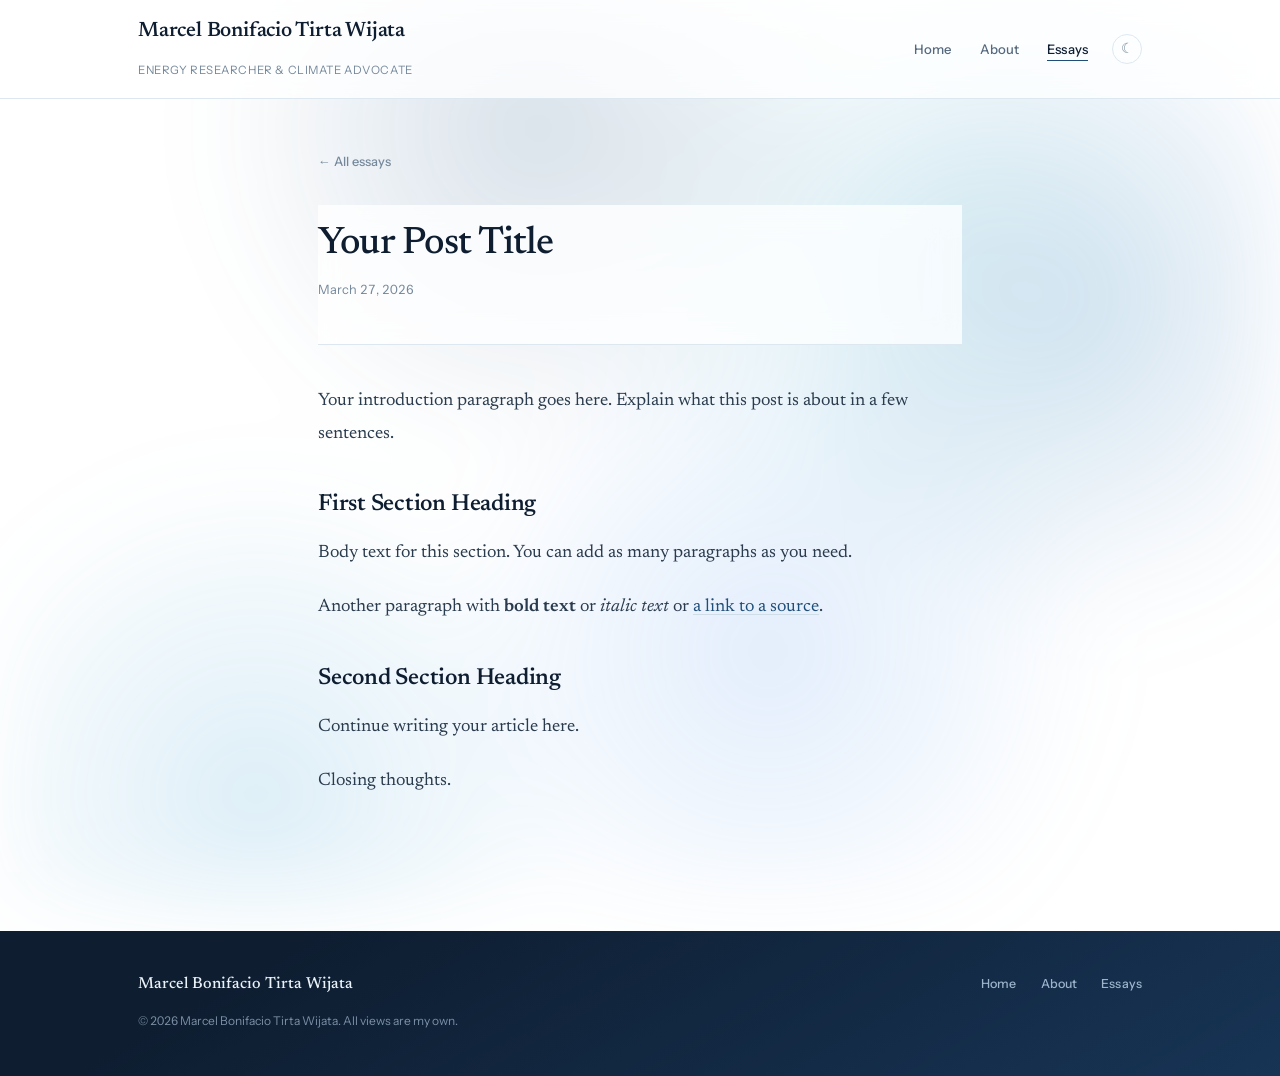
<file: _drafts/_post-template.html>
<!--
  HOW TO WRITE A NEW POST
  ═══════════════════════
  1. Copy this file to _drafts/your-post-slug.html
  2. Fill in the META block and your content below
  3. Run:  python new-post.py _drafts/your-post-slug.html
  4. Push to GitHub and the site updates automatically
-->

<!-- META
slug:    your-post-slug
title:   Your Post Title
date:    2026-03-27
tags:    Renewable Energy, Indonesia, Policy
excerpt: A one or two sentence summary shown in post listings. Keep it under 260 characters.
-->

<!DOCTYPE html>
<html lang="en">
<head>
<meta charset="UTF-8">
<meta name="viewport" content="width=device-width,initial-scale=1">
<meta name="author" content="Marcel Bonifacio Tirta Wijata">
<meta name="theme-color" content="#ffffff" media="(prefers-color-scheme: light)">
<meta name="theme-color" content="#0b1420" media="(prefers-color-scheme: dark)">
<link rel="icon" href="../assets/images/favicon.svg" type="image/svg+xml">
<title>Your Post Title | Marcel Bonifacio Tirta Wijata</title>
<link rel="preload" href="../assets/fonts/newsreader-latin-wght-normal.woff2" as="font" type="font/woff2" crossorigin>
<link rel="preload" href="../assets/fonts/instrument-sans-latin-wght-normal.woff2" as="font" type="font/woff2" crossorigin>
<link rel="stylesheet" href="../styles.css">
<script>
(function(){
  try {
    var t=localStorage.getItem('theme');
    if(t) document.documentElement.setAttribute('data-theme',t);
  } catch(e) {}
})();
</script>
<script src="../main.js" defer></script>
</head>
<body>


<header>
<div class="container header-inner">
  <a href="/" class="site-title">
    <p class="site-name">Marcel Bonifacio Tirta Wijata</p>
    <p class="subtitle">Energy Researcher &amp; Climate Advocate</p>
  </a>
  <div class="header-right">
    <nav aria-label="Main">
      <ul>
        <li><a href="/">Home</a></li>
        <li><a href="/about">About</a></li>
        <li><a href="/blog" class="current-page">Essays</a></li>
      </ul>
    </nav>
    <button class="theme-toggle" id="theme-toggle" aria-label="Toggle dark mode">&#9790;</button>
  </div>
</div>
</header>

<div class="post-wrapper">
  <a href="/blog" class="back-link">&larr; All essays</a>

  <article>
    <header class="post-header">
      <h1 class="post-title">Your Post Title</h1>
      <p class="post-meta">March 27, 2026</p>
    </header>

    <div class="post-content" id="post-content">

      <!-- Write your content below using standard HTML.
           Use <p> for paragraphs, <h2> for section headings,
           <strong> for bold, <em> for italic, <a href="..."> for links,
           <blockquote> for quotes.
           Images: <img src="../assets/images/photo.jpg" alt="description">  -->

      <p>Your introduction paragraph goes here. Explain what this post is about in a few sentences.</p>

      <h2>First Section Heading</h2>

      <p>Body text for this section. You can add as many paragraphs as you need.</p>

      <p>Another paragraph with <strong>bold text</strong> or <em>italic text</em> or
      <a href="https://example.com" target="_blank" rel="noopener">a link to a source</a>.</p>

      <h2>Second Section Heading</h2>

      <p>Continue writing your article here.</p>

      <p>Closing thoughts.</p>

    </div>
  </article>
</div>

<footer>
<div class="container">
  <div class="footer-inner">
    <p class="footer-name">Marcel Bonifacio Tirta Wijata</p>
    <nav class="footer-nav" aria-label="Footer">
      <a href="/">Home</a>
      <a href="/about">About</a>
      <a href="/blog">Essays</a>
    </nav>
  </div>
  <p class="footer-copy">&copy; <span id="footer-year"></span> Marcel Bonifacio Tirta Wijata. All views are my own.</p>
</div>
</footer>

</body>
</html>
</file>
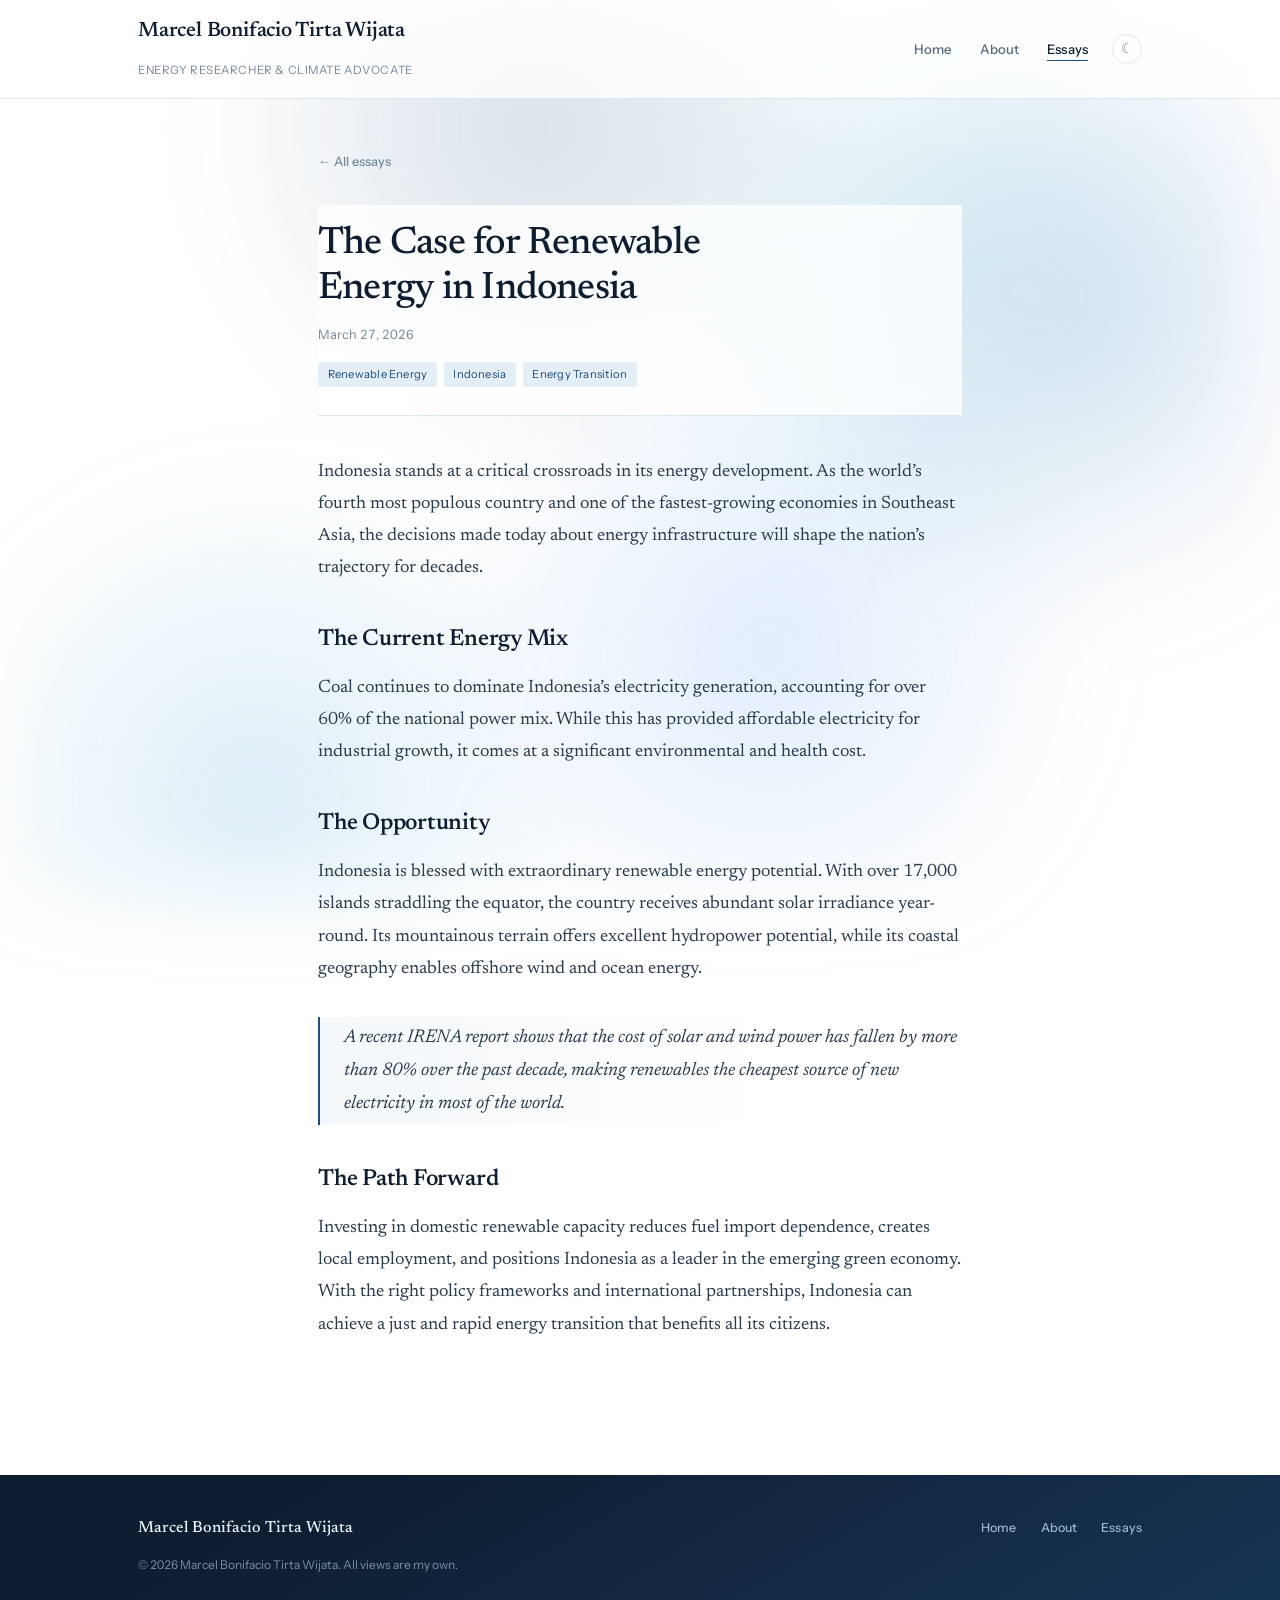
<file: posts/example.html>
<!DOCTYPE html>
<html lang="en">
<head>
<meta charset="UTF-8">
<meta name="viewport" content="width=device-width,initial-scale=1">
<meta name="author" content="Marcel Bonifacio Tirta Wijata">
<meta name="robots" content="noindex">
<meta name="theme-color" content="#ffffff" media="(prefers-color-scheme: light)">
<meta name="theme-color" content="#0b1420" media="(prefers-color-scheme: dark)">
<link rel="icon" href="../assets/images/favicon.svg" type="image/svg+xml">
<title>The Case for Renewable Energy in Indonesia | Marcel Bonifacio Tirta Wijata</title>
<link rel="preload" href="../assets/fonts/newsreader-latin-wght-normal.woff2" as="font" type="font/woff2" crossorigin>
<link rel="preload" href="../assets/fonts/instrument-sans-latin-wght-normal.woff2" as="font" type="font/woff2" crossorigin>
<link rel="stylesheet" href="../styles.css">
<script>
(function(){
  try {
    var t=localStorage.getItem('theme');
    if(t) document.documentElement.setAttribute('data-theme',t);
  } catch(e) {}
})();
</script>
<script src="../main.js" defer></script>
</head>
<body>


<header>
<div class="container header-inner">
  <a href="/" class="site-title">
    <p class="site-name">Marcel Bonifacio Tirta Wijata</p>
    <p class="subtitle">Energy Researcher &amp; Climate Advocate</p>
  </a>
  <div class="header-right">
    <nav aria-label="Main">
      <ul>
        <li><a href="/">Home</a></li>
        <li><a href="/about">About</a></li>
        <li><a href="/blog" class="current-page">Essays</a></li>
      </ul>
    </nav>
    <button class="theme-toggle" id="theme-toggle" aria-label="Toggle dark mode">&#9790;</button>
  </div>
</div>
</header>

<div class="post-wrapper">
  <a href="/blog" class="back-link">&larr; All essays</a>

  <article>
    <header class="post-header">
      <h1 class="post-title">The Case for Renewable Energy in Indonesia</h1>
      <p class="post-meta">March 27, 2026</p>
      <div class="entry-tags">
        <span class="tag">Renewable Energy</span>
        <span class="tag">Indonesia</span>
        <span class="tag">Energy Transition</span>
      </div>
    </header>

    <div class="post-content" id="post-content">
      <p>Indonesia stands at a critical crossroads in its energy development. As the world&rsquo;s fourth most populous country and one of the fastest-growing economies in Southeast Asia, the decisions made today about energy infrastructure will shape the nation&rsquo;s trajectory for decades.</p>

      <h2>The Current Energy Mix</h2>
      <p>Coal continues to dominate Indonesia&rsquo;s electricity generation, accounting for over 60% of the national power mix. While this has provided affordable electricity for industrial growth, it comes at a significant environmental and health cost.</p>

      <h2>The Opportunity</h2>
      <p>Indonesia is blessed with extraordinary renewable energy potential. With over 17,000 islands straddling the equator, the country receives abundant solar irradiance year-round. Its mountainous terrain offers excellent hydropower potential, while its coastal geography enables offshore wind and ocean energy.</p>

      <blockquote><p>A recent IRENA report shows that the cost of solar and wind power has fallen by more than 80% over the past decade, making renewables the cheapest source of new electricity in most of the world.</p></blockquote>

      <h2>The Path Forward</h2>
      <p>Investing in domestic renewable capacity reduces fuel import dependence, creates local employment, and positions Indonesia as a leader in the emerging green economy. With the right policy frameworks and international partnerships, Indonesia can achieve a just and rapid energy transition that benefits all its citizens.</p>
    </div>
  </article>
</div>

<footer>
<div class="container">
  <div class="footer-inner">
    <p class="footer-name">Marcel Bonifacio Tirta Wijata</p>
    <nav class="footer-nav" aria-label="Footer">
      <a href="/">Home</a>
      <a href="/about">About</a>
      <a href="/blog">Essays</a>
    </nav>
  </div>
  <p class="footer-copy">&copy; <span id="footer-year"></span> Marcel Bonifacio Tirta Wijata. All views are my own.</p>
</div>
</footer>

</body>
</html>
</file>
<file: styles.css>
/* =====================================================
   Marcel Tirta Wijata / tirtawijata.com
   Editorial, navy foundation, content-first (see design.md)
   Newsreader (display + essays) · Instrument Sans (UI)
   ===================================================== */

/* ─── Fonts (self-hosted, variable, latin subset) ─── */
@font-face {
  font-family: 'Newsreader';
  font-style: normal;
  font-display: swap;
  font-weight: 200 800;
  src: url('assets/fonts/newsreader-latin-wght-normal.woff2') format('woff2-variations');
}
@font-face {
  font-family: 'Newsreader';
  font-style: italic;
  font-display: swap;
  font-weight: 200 800;
  src: url('assets/fonts/newsreader-latin-wght-italic.woff2') format('woff2-variations');
}
@font-face {
  font-family: 'Instrument Sans';
  font-style: normal;
  font-display: swap;
  font-weight: 400 700;
  src: url('assets/fonts/instrument-sans-latin-wght-normal.woff2') format('woff2-variations');
}

/* ─── Theme Variables ─── */
:root {
  --bg:            #ffffff;
  --bg-subtle:     #f4f8fb;
  --bg-hover:      #ecf3f9;
  --tint:          #e4eef7;
  --text:          #2a3b4d;
  --text-strong:   #0e1d30;
  --secondary:     #56697e;
  --muted:         #75889b;
  --label:         #8fa1b3;
  --border:        #dde7f0;
  --border-soft:   #cfdde9;
  --accent:        #1f4e79;
  --accent-strong: #163a5c;
  --accent-soft:   #4a7fb5;
  --blob1:         rgba(31, 78, 121, 0.17);
  --blob2:         rgba(74, 127, 181, 0.20);
  --blob3:         rgba(56, 152, 199, 0.17);
  --blob4:         rgba(118, 168, 228, 0.21);
  --blob5:         rgba(78, 186, 198, 0.13);
  --blob-blend:    normal;
  --bg-glass:      rgba(255, 255, 255, 0.78);
  --shadow:        rgba(22, 58, 92, 0.10);
  --footer-bg:     #0e1d30;
  --footer-bg2:    #173455;
  --footer-text:   #9db4cb;
  --footer-strong: #eaf2fa;

  --serif: 'Newsreader', Georgia, 'Times New Roman', serif;
  --sans:  'Instrument Sans', 'Helvetica Neue', Helvetica, Arial, sans-serif;

  --z-base: 1;
  --z-nav: 10;
  --z-skip: 100;
}

[data-theme="dark"] {
  --bg:            #0b1420;
  --bg-subtle:     #101c2c;
  --bg-hover:      #152334;
  --tint:          #16273c;
  --text:          #d8e3ef;
  --text-strong:   #eef4fa;
  --secondary:     #a9bcce;
  --muted:         #8499ae;
  --label:         #74889c;
  --border:        #1f3046;
  --border-soft:   #2a3e58;
  --accent:        #79a9d8;
  --accent-strong: #a3c6e8;
  --accent-soft:   #6390bd;
  --blob1:         rgba(58, 118, 188, 0.20);
  --blob2:         rgba(86, 146, 214, 0.17);
  --blob3:         rgba(56, 162, 206, 0.16);
  --blob4:         rgba(96, 134, 222, 0.17);
  --blob5:         rgba(64, 192, 208, 0.12);
  --blob-blend:    screen;
  --bg-glass:      rgba(11, 20, 32, 0.78);
  --shadow:        rgba(0, 0, 0, 0.45);
  --footer-bg:     #081120;
  --footer-bg2:    #102342;
  --footer-text:   #7e95ad;
  --footer-strong: #dce8f4;
}

@media (prefers-color-scheme: dark) {
  html:not([data-theme="light"]):not([data-theme="dark"]):not([data-theme="cb"]) {
    --bg:            #0b1420;
    --bg-subtle:     #101c2c;
    --bg-hover:      #152334;
    --tint:          #16273c;
    --text:          #d8e3ef;
    --text-strong:   #eef4fa;
    --secondary:     #a9bcce;
    --muted:         #8499ae;
    --label:         #74889c;
    --border:        #1f3046;
    --border-soft:   #2a3e58;
    --accent:        #79a9d8;
    --accent-strong: #a3c6e8;
    --accent-soft:   #6390bd;
    --blob1:         rgba(58, 118, 188, 0.20);
    --blob2:         rgba(86, 146, 214, 0.17);
    --blob3:         rgba(56, 162, 206, 0.16);
    --blob4:         rgba(96, 134, 222, 0.17);
    --blob5:         rgba(64, 192, 208, 0.12);
    --blob-blend:    screen;
    --bg-glass:      rgba(11, 20, 32, 0.78);
    --shadow:        rgba(0, 0, 0, 0.45);
    --footer-bg:     #081120;
    --footer-bg2:    #102342;
    --footer-text:   #7e95ad;
    --footer-strong: #dce8f4;
  }
}

/* ─── Color blind / high contrast mode ───
   Near-monochrome, maximum luminance contrast, no hue-dependent
   meaning: links are underlined, decorative gradients removed. */
[data-theme="cb"] {
  --bg:            #ffffff;
  --bg-subtle:     #f2f2f2;
  --bg-hover:      #e9e9e9;
  --tint:          #e4e4e4;
  --text:          #1a1a1a;
  --text-strong:   #000000;
  --secondary:     #353535;
  --muted:         #444444;
  --label:         #555555;
  --border:        #8c8c8c;
  --border-soft:   #6e6e6e;
  --accent:        #003e92;
  --accent-strong: #00295f;
  --accent-soft:   #3d5168;
  --blob-blend:    normal;
  --bg-glass:      rgba(255, 255, 255, 0.96);
  --shadow:        rgba(0, 0, 0, 0.25);
  --footer-bg:     #000000;
  --footer-bg2:    #1c1c1c;
  --footer-text:   #d9d9d9;
  --footer-strong: #ffffff;
}

/* No decorative colour field; content stands on plain ground */
[data-theme="cb"] .gradient-bg { display: none; }

/* Gradient text becomes solid for maximum contrast */
[data-theme="cb"] .hero-title,
[data-theme="cb"] .notfound .code {
  background: none;
  -webkit-background-clip: initial;
  background-clip: initial;
  -webkit-text-fill-color: currentColor;
  color: var(--text-strong);
  animation: none;
}

/* Links identifiable without colour */
[data-theme="cb"] .feature-title a,
[data-theme="cb"] .entry-title a,
[data-theme="cb"] .work-title a,
[data-theme="cb"] .widget-recent-post-title a,
[data-theme="cb"] .widget-link,
[data-theme="cb"] .footer-nav a,
[data-theme="cb"] nav a {
  text-decoration: underline;
  text-underline-offset: 3px;
}

/* Active filter chip: solid black, not a colour gradient */
[data-theme="cb"] .filter-chip[aria-pressed="true"] {
  background: #000;
  color: #fff;
  box-shadow: none;
}

/* Stronger keyboard focus */
[data-theme="cb"] :focus-visible {
  outline: 3px solid #000;
  outline-offset: 2px;
}

/* Medium icon: dark artwork, inverted for light mode */
img.icon-medium { filter: invert(1); }
[data-theme="dark"] img.icon-medium { filter: none; }
@media (prefers-color-scheme: dark) {
  html:not([data-theme="light"]):not([data-theme="dark"]):not([data-theme="cb"]) img.icon-medium { filter: none; }
}

/* ─── Base ─── */
*, *::before, *::after { box-sizing: border-box; margin: 0; padding: 0; }

html { scroll-behavior: smooth; scroll-padding-top: 7rem; }

body {
  font-family: var(--sans);
  font-size: 1rem;
  line-height: 1.7;
  color: var(--text);
  background: var(--bg);
  -webkit-font-smoothing: antialiased;
  transition: background 0.2s, color 0.2s;
}

/* Animated gradient background: five blurred colour blobs orbiting
   independently (injected by main.js as .gradient-bg). Inspired by
   the Aceternity background-gradient-animation. Transform-only
   animation; one blur pass on the container. */
.gradient-bg {
  position: fixed;
  inset: 0;
  z-index: -1;
  overflow: hidden;
  pointer-events: none;
  filter: blur(42px) saturate(1.15);
}

.gradient-bg div {
  position: absolute;
  width: 68vmax;
  height: 68vmax;
  border-radius: 50%;
  mix-blend-mode: var(--blob-blend);
  will-change: transform;
}

.gradient-bg .g1 {
  top: -24vmax;
  left: 8vw;
  background: radial-gradient(circle, var(--blob1) 0%, transparent 55%);
  animation: blob-vertical 26s ease-in-out infinite;
}
.gradient-bg .g2 {
  top: -10vmax;
  right: -18vmax;
  background: radial-gradient(circle, var(--blob2) 0%, transparent 55%);
  transform-origin: calc(50% - 22vmax) 50%;
  animation: blob-circle 24s linear infinite reverse;
}
.gradient-bg .g3 {
  bottom: -26vmax;
  left: -14vmax;
  background: radial-gradient(circle, var(--blob3) 0%, transparent 55%);
  transform-origin: calc(50% + 18vmax) calc(50% - 12vmax);
  animation: blob-circle 36s linear infinite;
}
.gradient-bg .g4 {
  top: 24vh;
  left: 26vw;
  background: radial-gradient(circle, var(--blob4) 0%, transparent 55%);
  animation: blob-horizontal 30s ease-in-out infinite;
}
.gradient-bg .g5 {
  top: -14vmax;
  left: 38vw;
  background: radial-gradient(circle, var(--blob5) 0%, transparent 55%);
  transform-origin: calc(50% - 28vmax) calc(50% + 14vmax);
  animation: blob-circle 28s ease-in-out infinite;
}

@keyframes blob-circle {
  from { transform: rotate(0deg); }
  to   { transform: rotate(360deg); }
}
@keyframes blob-vertical {
  0%, 100% { transform: translateY(-14%) scale(1); }
  50%      { transform: translateY(14%) scale(1.08); }
}
@keyframes blob-horizontal {
  0%, 100% { transform: translateX(-16%) translateY(-6%) scale(1); }
  50%      { transform: translateX(16%) translateY(6%) scale(1.06); }
}

img { display: block; max-width: 100%; }
a { color: var(--text); text-decoration: none; transition: color 0.2s; }
a:hover { color: var(--text-strong); }
p { margin-bottom: 1rem; }
strong { font-weight: 600; }

h1, h2, h3 { text-wrap: balance; }

:focus-visible {
  outline: 2px solid var(--muted);
  outline-offset: 2px;
  border-radius: 2px;
}

::selection { background: var(--accent); color: var(--bg); }

@media (prefers-reduced-motion: reduce) {
  *, *::before, *::after { transition: none !important; animation: none !important; }
  html { scroll-behavior: auto; }
  .reveal { opacity: 1 !important; transform: none !important; }
}

/* ─── Reveal on scroll (added by JS; no-JS users see everything) ─── */
.reveal {
  opacity: 0;
  transform: translateY(14px);
  transition: opacity 0.55s ease, transform 0.55s ease;
  transition-delay: var(--reveal-delay, 0s);
}
.reveal.in { opacity: 1; transform: none; }

/* ─── Layout ─── */
.container {
  max-width: 1060px;
  margin: 0 auto;
  padding: 0 1.75rem;
}

.container-flex {
  display: flex;
  gap: 3.5rem;
  align-items: flex-start;
  padding-top: 1rem;
  padding-bottom: 4rem;
}

.page-container { padding-top: 2.5rem; padding-bottom: 4rem; }
.page-narrow { max-width: 760px; }

main { flex: 1; min-width: 0; }

.sidebar { width: 230px; flex-shrink: 0; padding-top: 0.5rem; }

/* ─── Header ─── */
header {
  border-bottom: 1px solid var(--border);
  padding: 1.1rem 0;
  position: sticky;
  top: 0;
  z-index: var(--z-nav);
  background: var(--bg);
  transition: border-color 0.2s, background 0.2s;
}

@supports (backdrop-filter: blur(14px)) or (-webkit-backdrop-filter: blur(14px)) {
  header {
    background: var(--bg-glass);
    -webkit-backdrop-filter: blur(14px) saturate(1.4);
    backdrop-filter: blur(14px) saturate(1.4);
  }
}

.header-inner {
  display: flex;
  justify-content: space-between;
  align-items: center;
  gap: 1.5rem;
}

.site-title { text-decoration: none; }
.site-title h1, .site-title .site-name {
  font-family: var(--serif);
  font-size: 1.3rem;
  font-weight: 550;
  letter-spacing: -0.01em;
  color: var(--text-strong);
  line-height: 1.3;
}
.site-title .subtitle {
  font-size: 0.72rem;
  color: var(--muted);
  font-weight: 400;
  margin: 0.15rem 0 0;
  letter-spacing: 0.05em;
  text-transform: uppercase;
}

.header-right { display: flex; align-items: center; gap: 1.5rem; }

nav ul { list-style: none; display: flex; gap: 1.75rem; }
nav a {
  font-size: 0.82rem;
  letter-spacing: 0.01em;
  color: var(--secondary);
  font-weight: 500;
  padding-bottom: 3px;
  border-bottom: 1px solid transparent;
  transition: color 0.2s, border-color 0.2s;
}
nav a:hover { color: var(--text-strong); }
nav a.current-page {
  color: var(--text-strong);
  border-bottom-color: var(--accent);
}

/* ─── Theme Toggle ─── */
.theme-toggle {
  background: none;
  border: 1px solid var(--border);
  border-radius: 50%;
  width: 30px;
  height: 30px;
  cursor: pointer;
  font-size: 0.85rem;
  font-family: inherit;
  color: var(--muted);
  line-height: 1;
  display: flex;
  align-items: center;
  justify-content: center;
  transition: border-color 0.2s, color 0.2s, transform 0.15s;
}
.theme-toggle:hover { border-color: var(--accent-soft); color: var(--accent); }
.theme-toggle:active { transform: scale(0.92); }

/* ─── Hero (homepage) ─── */
.hero { padding: 3.5rem 0 3rem; }
.kicker {
  font-size: 0.72rem;
  letter-spacing: 0.14em;
  text-transform: uppercase;
  color: var(--accent-soft);
  font-weight: 600;
  margin-bottom: 1rem;
}
.hero h2, .hero-title {
  font-family: var(--serif);
  font-size: clamp(2rem, 4.5vw, 2.9rem);
  font-weight: 500;
  letter-spacing: -0.02em;
  line-height: 1.15;
  color: var(--text-strong);
  background: linear-gradient(115deg, var(--text-strong) 30%, var(--accent) 55%, var(--accent-soft) 70%, var(--text-strong) 95%);
  background-size: 220% 100%;
  -webkit-background-clip: text;
  background-clip: text;
  -webkit-text-fill-color: transparent;
  animation: sheen 8s ease-in-out infinite alternate;
  max-width: 17em;
  margin-bottom: 1.1rem;
}

@keyframes sheen {
  from { background-position: 0% 0; }
  to   { background-position: 100% 0; }
}
.hero .lede {
  font-size: 1.05rem;
  line-height: 1.7;
  color: var(--secondary);
  max-width: 36em;
  margin-bottom: 1.6rem;
}
.hero-links { display: flex; gap: 1.75rem; flex-wrap: wrap; }

.text-link {
  font-size: 0.85rem;
  font-weight: 600;
  color: var(--accent);
  border-bottom: 1px solid var(--border-soft);
  padding-bottom: 2px;
  transition: border-color 0.2s, color 0.2s;
}
.text-link:hover { color: var(--accent-strong); border-bottom-color: var(--accent); }
.text-link .arrow { display: inline-block; transition: transform 0.2s; }
.text-link:hover .arrow { transform: translateX(3px); }

/* ─── Section labels ─── */
.section-label {
  font-size: 0.72rem;
  letter-spacing: 0.14em;
  text-transform: uppercase;
  color: var(--label);
  font-weight: 600;
  padding-bottom: 0.7rem;
  border-bottom: 1px solid var(--border);
  margin-bottom: 0;
}

/* ─── Featured essay ─── */
.feature { margin-bottom: 3rem; }
.feature-media {
  display: block;
  overflow: hidden;
  border-radius: 8px;
  margin-bottom: 1.5rem;
  background: var(--bg-subtle);
  box-shadow: 0 8px 28px var(--shadow);
  transition: box-shadow 0.3s;
}
.feature-media:hover { box-shadow: 0 14px 38px var(--shadow); }
.feature-media img {
  width: 100%;
  aspect-ratio: 21 / 9;
  object-fit: cover;
  transition: transform 0.6s ease, opacity 0.3s;
}
.feature-media:hover img { transform: scale(1.025); }
.feature-title {
  font-family: var(--serif);
  font-size: clamp(1.6rem, 3.2vw, 2.2rem);
  font-weight: 500;
  letter-spacing: -0.015em;
  line-height: 1.2;
  color: var(--text-strong);
  margin-bottom: 0.6rem;
}
.feature-title a:hover { color: var(--accent); }
.feature-excerpt {
  font-size: 0.98rem;
  color: var(--secondary);
  max-width: 40em;
  margin-bottom: 1rem;
}

/* ─── Entry meta (shared) ─── */
.entry-meta {
  display: flex;
  align-items: center;
  gap: 0.5rem;
  font-size: 0.78rem;
  color: var(--muted);
  margin-bottom: 0.7rem;
  flex-wrap: wrap;
  font-variant-numeric: tabular-nums;
}
.entry-meta .dot { color: var(--border-soft); }
.entry-meta img { width: 12px; height: 12px; display: inline-block; vertical-align: -1px; }
.platform { display: inline-flex; align-items: center; gap: 0.35rem; }

.entry-tags { display: flex; flex-wrap: wrap; gap: 0.4rem; margin-bottom: 1rem; }
.tag {
  font-size: 0.7rem;
  color: var(--accent);
  background: var(--tint);
  border: 1px solid transparent;
  padding: 0.12rem 0.55rem;
  border-radius: 3px;
  letter-spacing: 0.02em;
}

/* ─── Entry list (hairline rows) ─── */
.entry-list { border-top: 0; }
.entry {
  display: flex;
  gap: 2rem;
  align-items: flex-start;
  padding: 1.75rem 1.25rem;
  margin: 0 -1.25rem;
  border-bottom: 1px solid var(--border);
  border-radius: 10px;
  transition: background 0.2s;
}
.entry:hover { background: var(--bg-subtle); }
.entry-body { flex: 1; min-width: 0; }
.entry-title {
  font-family: var(--serif);
  font-size: 1.3rem;
  font-weight: 500;
  letter-spacing: -0.01em;
  line-height: 1.3;
  color: var(--text-strong);
  margin-bottom: 0.45rem;
}
.entry-title a:hover { color: var(--accent); }
.entry-excerpt { font-size: 0.9rem; color: var(--secondary); margin-bottom: 0; max-width: 38em; }
.entry .entry-meta { margin-bottom: 0.55rem; }
.entry .entry-tags { margin: 0.8rem 0 0; }

.entry-thumb {
  display: block;
  flex-shrink: 0;
  width: 168px;
  overflow: hidden;
  border-radius: 4px;
  background: var(--bg-subtle);
}
.entry-thumb img {
  width: 100%;
  aspect-ratio: 4 / 3;
  object-fit: cover;
  transition: transform 0.5s ease;
}
.entry-thumb:hover img { transform: scale(1.04); }

.view-all-link { margin-top: 1.75rem; }

.empty-state { color: var(--muted); font-size: 0.9rem; padding: 2.5rem 0; }

/* ─── Tag filter (Posts page) ─── */
.filter-bar {
  display: flex;
  flex-wrap: wrap;
  gap: 0.5rem;
  margin: 1.5rem 0 0.5rem;
}
.filter-chip {
  font-family: var(--sans);
  font-size: 0.78rem;
  font-weight: 500;
  color: var(--secondary);
  background: none;
  border: 1px solid var(--border-soft);
  border-radius: 999px;
  padding: 0.25rem 0.85rem;
  cursor: pointer;
  transition: color 0.2s, border-color 0.2s, background 0.2s, transform 0.15s;
}
.filter-chip:hover { color: var(--accent); border-color: var(--accent-soft); background: var(--bg-subtle); }
.filter-chip:active { transform: scale(0.96); }
.filter-chip[aria-pressed="true"] {
  background: linear-gradient(135deg, var(--accent), var(--accent-soft));
  border-color: transparent;
  color: var(--bg);
  box-shadow: 0 2px 10px var(--shadow);
}
.filter-count { font-size: 0.78rem; color: var(--muted); margin: 0.75rem 0 0; }

/* ─── Sidebar ─── */
.sidebar-widget { margin-bottom: 2.5rem; }
.widget-title {
  font-size: 0.72rem;
  letter-spacing: 0.14em;
  text-transform: uppercase;
  color: var(--label);
  font-weight: 600;
  margin-bottom: 1.1rem;
  padding-bottom: 0.6rem;
  border-bottom: 1px solid var(--border);
}

.widget-image {
  width: 110px;
  height: 110px;
  object-fit: cover;
  object-position: top center;
  border-radius: 50%;
  margin: 0 auto 0.9rem;
  border: 2px solid var(--bg);
  box-shadow: 0 0 0 1px var(--accent-soft), 0 6px 18px var(--shadow);
}

.widget-body {
  font-size: 0.84rem;
  color: var(--secondary);
  line-height: 1.65;
  margin-bottom: 0.6rem;
  text-align: center;
}

.widget-link {
  font-size: 0.78rem;
  color: var(--secondary);
  display: block;
  text-align: center;
  font-weight: 600;
}
.widget-link:hover { color: var(--text-strong); }

.widget-recent-post { padding: 0.7rem 0; border-bottom: 1px solid var(--border); }
.widget-recent-post:last-child { border-bottom: none; padding-bottom: 0; }
.widget-recent-post-title {
  font-family: var(--serif);
  font-size: 0.92rem;
  font-weight: 500;
  line-height: 1.4;
  margin-bottom: 0;
}
.widget-recent-post-title a { color: var(--text); }
.widget-recent-post-title a:hover { color: var(--text-strong); }
.widget-recent-post-date {
  font-size: 0.7rem;
  color: var(--label);
  margin: 0.2rem 0 0;
  font-variant-numeric: tabular-nums;
}

/* ─── Social links ─── */
.social-links { display: flex; flex-direction: column; gap: 0.2rem; }
.social-link {
  font-size: 0.82rem;
  color: var(--text);
  display: flex;
  align-items: center;
  gap: 0.6rem;
  padding: 0.4rem 0.5rem;
  margin: 0 -0.5rem;
  border-radius: 4px;
  transition: background 0.15s, color 0.15s, transform 0.15s;
}
.social-link:hover { background: var(--bg-hover); color: var(--accent); transform: translateX(2px); }
.social-link img, .social-link svg { width: 14px; height: 14px; flex-shrink: 0; }
.social-link svg { fill: var(--secondary); transition: fill 0.15s; }
.social-link:hover svg { fill: var(--accent); }

/* ─── Page header ─── */
.page-header { margin-bottom: 2rem; padding-bottom: 1.5rem; border-bottom: 1px solid var(--border); }
.page-header h1 {
  font-family: var(--serif);
  font-size: clamp(1.7rem, 3.5vw, 2.3rem);
  font-weight: 500;
  letter-spacing: -0.015em;
  color: var(--text-strong);
}
.page-header .page-subtitle { font-size: 0.92rem; color: var(--muted); margin: 0.4rem 0 0; max-width: 42em; }

/* ─── About page ─── */
.about-hero { display: flex; gap: 2.5rem; margin-bottom: 3.5rem; align-items: flex-start; }
.about-image {
  width: 140px;
  height: 140px;
  object-fit: cover;
  object-position: top;
  border-radius: 50%;
  flex-shrink: 0;
  border: 2px solid var(--bg);
  box-shadow: 0 0 0 1px var(--accent-soft), 0 8px 24px var(--shadow);
}
.about-bio .name {
  font-family: var(--serif);
  font-size: 1.7rem;
  font-weight: 500;
  letter-spacing: -0.015em;
  color: var(--text-strong);
  margin-bottom: 0.3rem;
}
.about-bio .role {
  font-size: 0.72rem;
  letter-spacing: 0.12em;
  text-transform: uppercase;
  color: var(--label);
  margin-bottom: 1rem;
  font-weight: 600;
}
.about-bio p { font-size: 0.95rem; color: var(--secondary); margin-bottom: 0.8rem; max-width: 38em; }

.about-social-links { display: flex; flex-wrap: wrap; gap: 0.5rem; margin-top: 1rem; }
.about-social-link {
  font-size: 0.78rem;
  font-weight: 500;
  color: var(--secondary);
  border: 1px solid var(--border-soft);
  padding: 0.35rem 0.8rem;
  border-radius: 4px;
  display: inline-flex;
  align-items: center;
  gap: 0.4rem;
  transition: background 0.15s, border-color 0.15s, color 0.15s, transform 0.15s;
}
.about-social-link:hover { background: var(--bg-hover); border-color: var(--accent-soft); color: var(--accent); }
.about-social-link:active { transform: scale(0.97); }
.about-social-link img, .about-social-link svg { width: 13px; height: 13px; }
.about-social-link svg { fill: var(--secondary); }

/* ─── Services ("What I do") ─── */
.services { margin-bottom: 3.5rem; }
.service {
  display: grid;
  grid-template-columns: 200px 1fr;
  gap: 2rem;
  padding: 1.6rem 0;
  border-bottom: 1px solid var(--border);
}
.service-name {
  font-family: var(--serif);
  font-size: 1.15rem;
  font-weight: 500;
  letter-spacing: -0.01em;
  color: var(--text-strong);
  line-height: 1.35;
}
.service-desc { font-size: 0.9rem; color: var(--secondary); margin-bottom: 0; max-width: 38em; }

/* ─── Selected writing (portfolio) ─── */
.selected-work { margin-bottom: 3.5rem; }
.work-item {
  display: flex;
  justify-content: space-between;
  align-items: baseline;
  gap: 2rem;
  padding: 1.3rem 0;
  border-bottom: 1px solid var(--border);
}
.work-main { min-width: 0; }
.work-title {
  font-family: var(--serif);
  font-size: 1.1rem;
  font-weight: 500;
  letter-spacing: -0.01em;
  line-height: 1.35;
  color: var(--text-strong);
  margin-bottom: 0.25rem;
}
.work-title a:hover { color: var(--accent); }
.work-note { font-size: 0.85rem; color: var(--muted); margin-bottom: 0; }
.work-meta {
  flex-shrink: 0;
  font-size: 0.78rem;
  color: var(--label);
  font-variant-numeric: tabular-nums;
  white-space: nowrap;
}

/* ─── Focus areas ─── */
.focus-areas { display: flex; flex-wrap: wrap; gap: 0.5rem; margin-top: 1.25rem; }

/* ─── Timeline (kept for future use) ─── */
.timeline { list-style: none; }
.timeline li { padding: 0.7rem 0 0.7rem 1.25rem; border-left: 2px solid var(--border); position: relative; }
.timeline li::before {
  content: '';
  width: 7px; height: 7px;
  border-radius: 50%;
  background: var(--muted);
  position: absolute;
  left: -4.5px; top: 1.1rem;
}
.tl-role { font-size: 0.9rem; font-weight: 500; color: var(--text-strong); }
.tl-org { font-size: 0.84rem; color: var(--secondary); margin-top: 0.1rem; }
.tl-period { font-size: 0.74rem; color: var(--label); margin-top: 0.1rem; font-variant-numeric: tabular-nums; }

/* ─── Own post pages ─── */
.post-wrapper { max-width: 700px; margin: 0 auto; padding: 3rem 1.75rem 4rem; }
.post-header { margin-bottom: 2.5rem; padding-bottom: 1.75rem; border-bottom: 1px solid var(--border); }
.post-title {
  font-family: var(--serif);
  font-size: clamp(1.8rem, 4vw, 2.4rem);
  font-weight: 500;
  letter-spacing: -0.02em;
  color: var(--text-strong);
  line-height: 1.18;
  margin-bottom: 0.7rem;
}
.post-meta { font-size: 0.8rem; color: var(--muted); font-variant-numeric: tabular-nums; }
.post-header .entry-tags, .post-header .article-tags { margin: 0.8rem 0 0; display: flex; flex-wrap: wrap; gap: 0.4rem; }

.post-content p {
  font-family: var(--serif);
  font-size: 1.12rem;
  line-height: 1.8;
  margin-bottom: 1.35rem;
  color: var(--text);
}
.post-content h2 {
  font-family: var(--serif);
  font-size: 1.45rem;
  font-weight: 550;
  letter-spacing: -0.01em;
  color: var(--text-strong);
  margin: 2.2rem 0 0.8rem;
}
.post-content h3 {
  font-family: var(--serif);
  font-size: 1.2rem;
  font-weight: 600;
  color: var(--text-strong);
  margin: 1.8rem 0 0.6rem;
}
.post-content a { color: var(--accent); text-decoration: underline; text-underline-offset: 3px; text-decoration-color: var(--border-soft); transition: text-decoration-color 0.2s, color 0.2s; }
.post-content a:hover { color: var(--accent-strong); text-decoration-color: var(--accent); }
.post-content ul, .post-content ol { margin: 0 0 1.35rem 1.4rem; font-family: var(--serif); font-size: 1.12rem; line-height: 1.8; }
.post-content li { margin-bottom: 0.4rem; }
.post-content img { border-radius: 4px; margin: 2rem 0; }
.post-content blockquote {
  border-left: 2px solid var(--accent);
  padding: 0.25rem 0 0.25rem 1.5rem;
  margin: 2rem 0;
  color: var(--secondary);
  background: linear-gradient(90deg, var(--bg-subtle), transparent 70%);
  border-radius: 0 6px 6px 0;
}
.post-content blockquote p { font-style: italic; font-size: 1.15rem; }
.post-content blockquote p:last-child { margin-bottom: 0; }
.post-content code {
  font-family: ui-monospace, 'SF Mono', Menlo, Consolas, monospace;
  font-size: 0.82em;
  background: var(--bg-hover);
  border: 1px solid var(--border);
  border-radius: 3px;
  padding: 0.1rem 0.35rem;
}
.post-content hr { border: 0; border-top: 1px solid var(--border); margin: 2.5rem 0; }

.back-link {
  display: inline-block;
  font-size: 0.8rem;
  font-weight: 500;
  color: var(--muted);
  margin-bottom: 2rem;
}
.back-link:hover { color: var(--text-strong); }

/* ─── 404 ─── */
.notfound { padding: 6rem 0 7rem; text-align: left; }
.notfound .code {
  font-family: var(--serif);
  font-size: 5rem;
  font-weight: 400;
  font-style: italic;
  background: linear-gradient(120deg, var(--accent-soft), var(--accent));
  -webkit-background-clip: text;
  background-clip: text;
  -webkit-text-fill-color: transparent;
  line-height: 1;
  margin-bottom: 1rem;
}
.notfound h1 {
  font-family: var(--serif);
  font-size: 2rem;
  font-weight: 500;
  letter-spacing: -0.015em;
  color: var(--text-strong);
  margin-bottom: 0.75rem;
}
.notfound p { color: var(--secondary); max-width: 34em; margin-bottom: 1.5rem; }
.notfound-links { display: flex; gap: 1.75rem; }

/* ─── Footer ─── */
footer {
  background: linear-gradient(150deg, var(--footer-bg) 20%, var(--footer-bg2) 100%);
  padding: 2.5rem 0 2.75rem;
  margin-top: 3rem;
}
.footer-inner {
  display: flex;
  justify-content: space-between;
  align-items: baseline;
  gap: 1.5rem;
  flex-wrap: wrap;
}
.footer-name { font-family: var(--serif); font-size: 1rem; font-weight: 500; color: var(--footer-strong); margin-bottom: 0; }
.footer-nav { display: flex; gap: 1.5rem; }
.footer-nav a { font-size: 0.78rem; color: var(--footer-text); }
.footer-nav a:hover { color: var(--footer-strong); }
.footer-copy { font-size: 0.75rem; color: var(--footer-text); opacity: 0.75; margin: 0.85rem 0 0; font-variant-numeric: tabular-nums; }
footer p { margin-bottom: 0; }

/* ─── Responsive ─── */
@media (max-width: 700px) {
  /* keep the locked header compact: hide tagline, tighten spacing */
  header { padding: 0.85rem 0; }
  .site-title .subtitle { display: none; }
  .site-title h1, .site-title .site-name { font-size: 1.05rem; }
  .header-inner { flex-direction: column; gap: 0.6rem; align-items: flex-start; }
  .header-right { width: 100%; justify-content: space-between; }
  html { scroll-padding-top: 6.5rem; }
  .container-flex { flex-direction: column; gap: 3rem; padding-bottom: 3rem; }
  .sidebar { width: 100%; }
  .hero { padding: 2.5rem 0 2rem; }
  .entry { flex-direction: column-reverse; gap: 1rem; }
  .entry-thumb { width: 100%; }
  .entry-thumb img { aspect-ratio: 2 / 1; }
  .about-hero { flex-direction: column; gap: 1.5rem; }
  .about-image { width: 110px; height: 110px; }
  .service { grid-template-columns: 1fr; gap: 0.4rem; padding: 1.3rem 0; }
  .work-item { flex-direction: column; gap: 0.3rem; }
  nav ul { gap: 1.2rem; }
  .footer-inner { flex-direction: column; gap: 0.75rem; }
}
</file>
